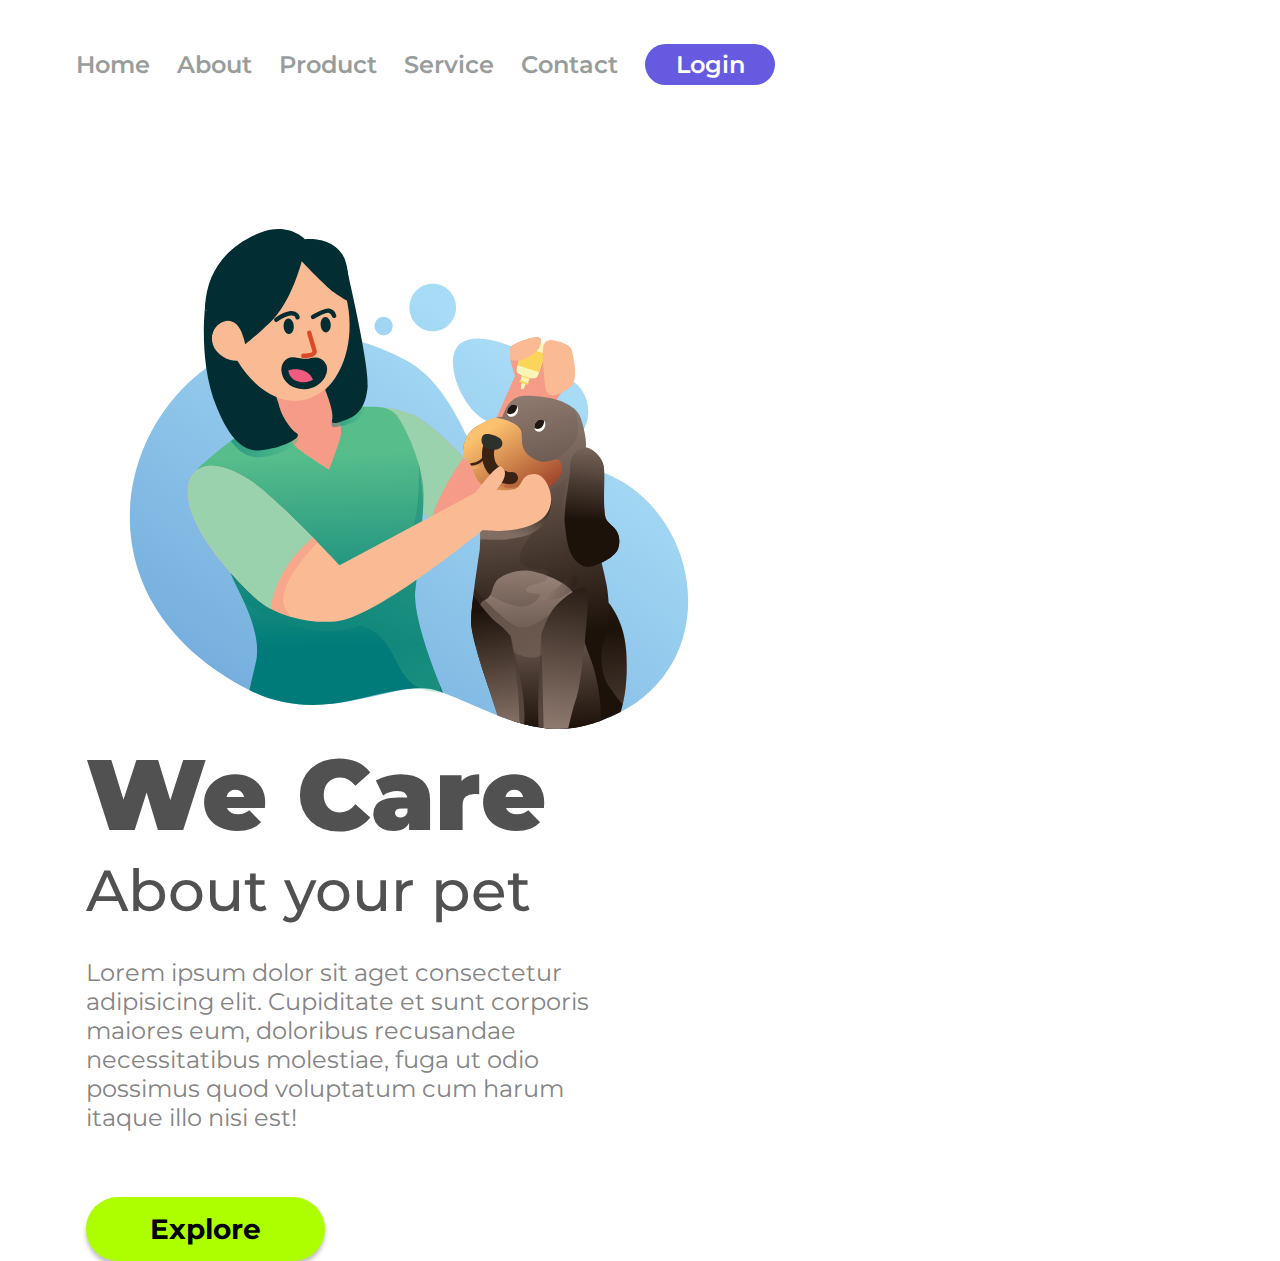
<file: Index.html>
<!DOCTYPE html>
<html lang="en">
  <head>
    <meta charset="UTF-8" />
    <meta name="viewport" content="width=device-width, initial-scale=1.0" />
    <title>Estamos na Branch Dev Club</title>
    <link rel="stylesheet" href="./Projeto.css" />
    <style>
      @import url("https://fonts.googleapis.com/css2?family=Montserrat:ital,wght@0,100..900;1,100..900&display=swap");
    </style>
  </head>
  <body>
    <header>
      <a class="link-header">Home</a>
      <a class="link-header">About</a>
      <a class="link-header">Product</a>
      <a class="link-header">Service</a>
      <a class="link-header">Contact</a>
      <button class="botton-header">Login</button>
    </header>
    <main>
      <img src="./assets/We care.svg" alt="We-care-logo" class="img-logo" />
      <section>
        <h1>We Care</h1>
        <h2>About your pet</h2>
        <p>
          Lorem ipsum dolor sit aget consectetur adipisicing elit. Cupiditate et
          sunt corporis maiores eum, doloribus recusandae necessitatibus
          molestiae, fuga ut odio possimus quod voluptatum cum harum itaque illo
          nisi est!
        </p>
        <button class="botton-main">Explore</button>
      </section>
    </main>
  </body>
</html>
</file>
<file: Projeto.css>
* {
  font-family: "Montserrat", sans-serif;
  margin: 0px;
  padding: 0px;
  box-sizing: border-box;
}
header {
  margin: 44px 0 144px 76px;
}
.link-header {
  font-weight: 600;
  line-height: normal;
  font-size: 24px;
  color: #989d9c;
  cursor: pointer;
  margin-right: 23px;
}
.botton-header {
  width: 130px;
  height: 41px;
  background: #665ae1;
  border-radius: 20.5px;
  border: none;
  color: #fff;
  font-size: 24px;
  font-weight: 600;
  line-height: normal;
  cursor: pointer;
}
.img-logo {
  width: 568px;
  height: 500px;
  margin-left: 125px;
  display: inline-block;
}
section {
  display: inline-block;
  margin-left: 86px;
}

h1 {
  color: #515151;
  font-size: 100px;
  font-weight: 900;
  line-height: normal;
}

h2 {
  color: #515151;
  font-size: 58px;
  font-weight: 500;
  line-height: normal;
}

p {
  color: #848484;
  font-weight: 400;
  line-height: normal;
  font-size: 24px;
  width: 515px;
  margin-top: 32px;
  margin-bottom: 65px;

}

.botton-main {
  border-radius: 35px;
  background: #adff00;
  font-size: 28px;
  color: #000;
  width: 239px;
  height: 64px;
  border: none;
  cursor: pointer;
  font-weight: 700;
  line-height: normal;
  box-shadow: 0px 4px 4px 0px rgba(0, 0, 0, 0.25);
}
@media screen and (max-width:780px) {
  header {
   display: none;
  }
  .img-logo{
    width: 100%;
    display: block;
    margin: 99px 10px 10px 10px;
    padding: 20px;
    position: static;
  }
   h1{
    : #515151;
    font-size: 60px;
    line-height: normal;
    width: 100%;
    text-align: justify;
    margin-block: auto;
    margin: -65px 10px -4px -10px;
   }
   h2{
    color: #515151;
    font-size: 31px;
    text-align: justify;
    margin: 0px 0px 0px 16px;
   }
   p{
    display: none;
   }
   .botton-main{
    position: static;
    margin-block: auto;
    margin: 23px 10px 10px 10px;
   }
}
</file>
